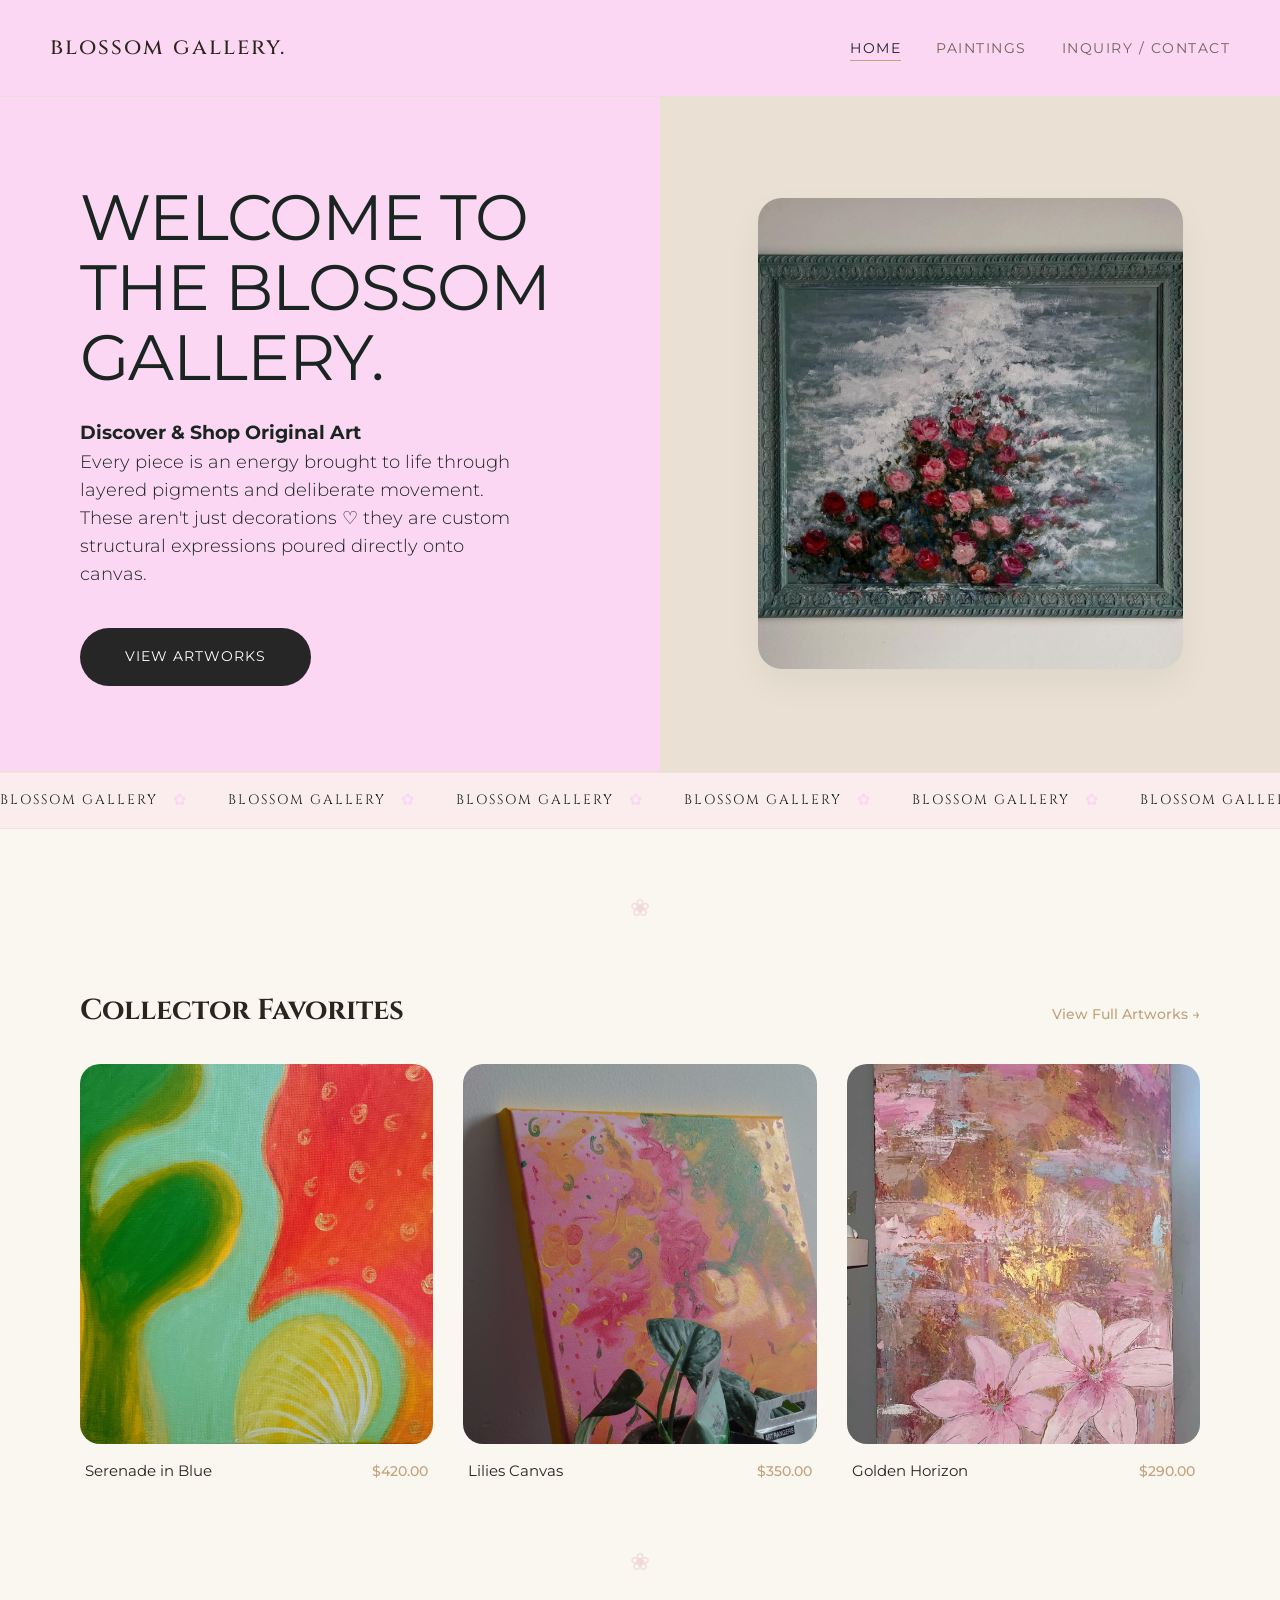
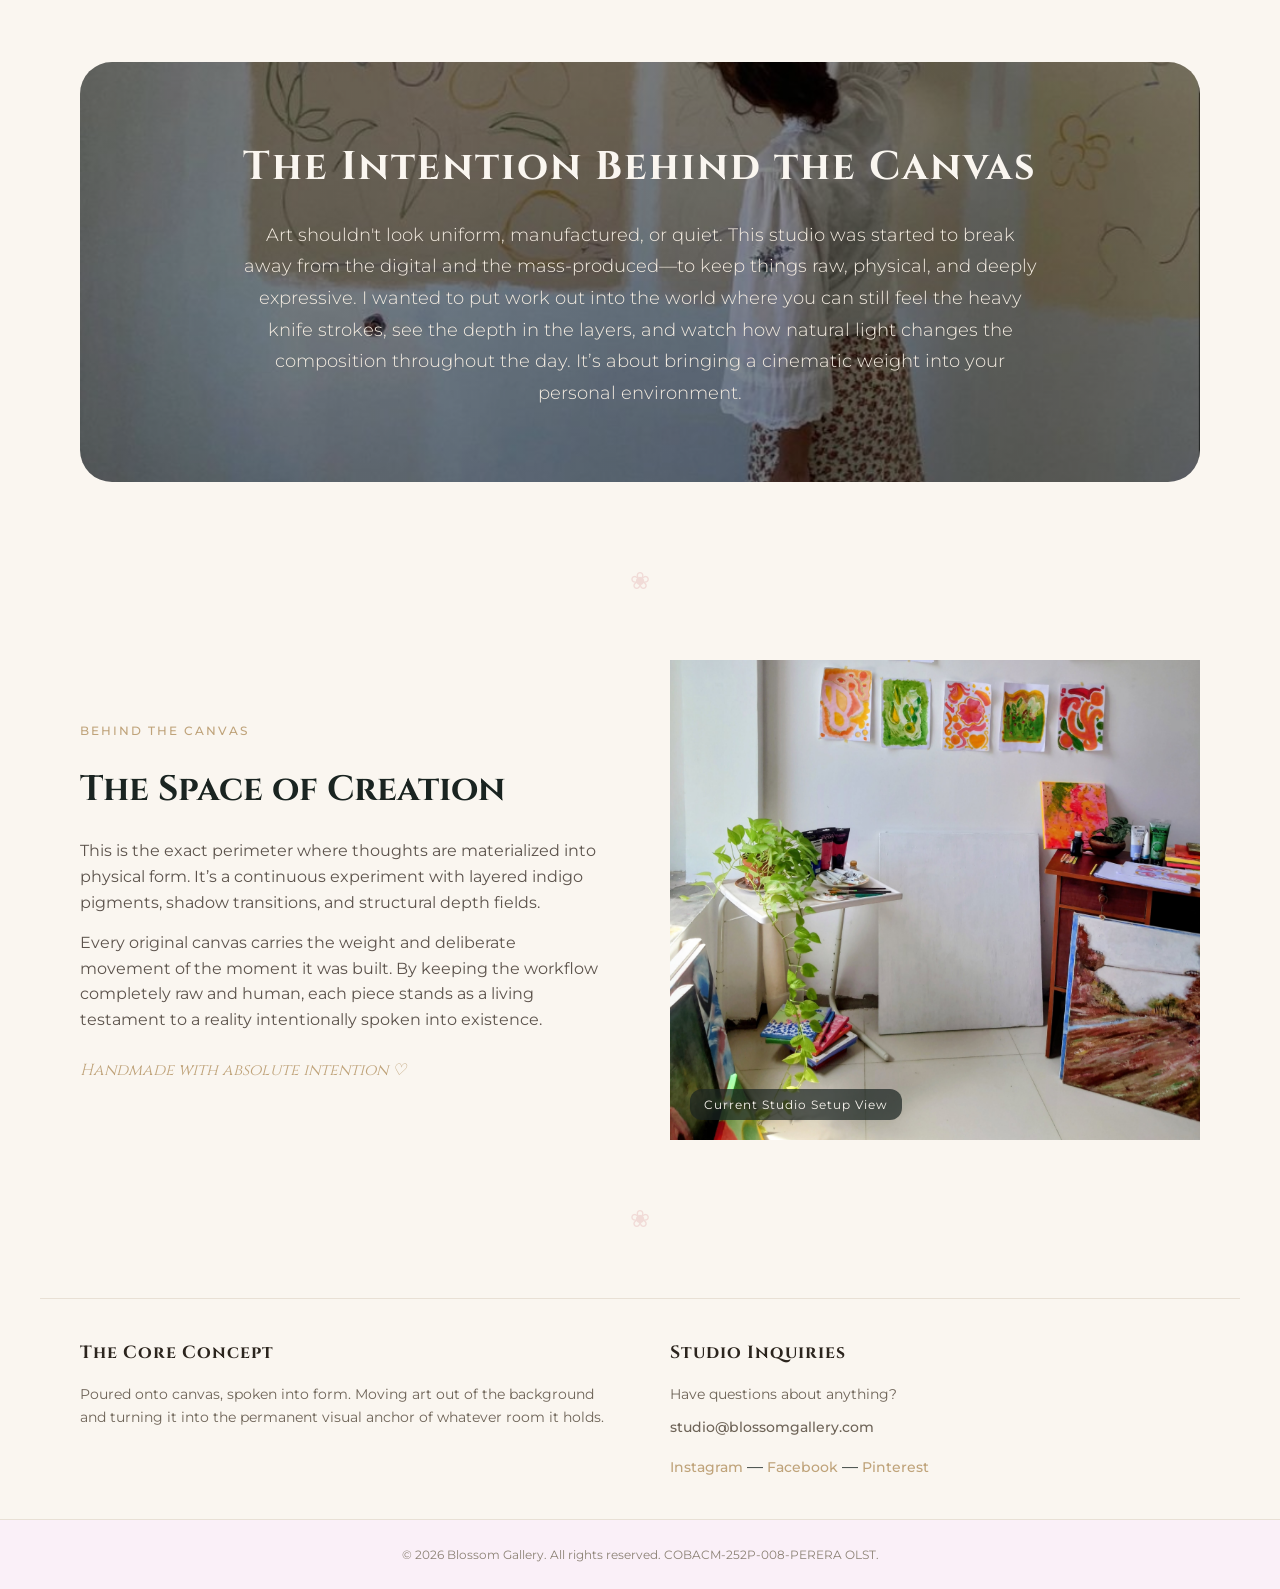
<file: index.html>
<!DOCTYPE html>
<html lang="en">
<head>
    <meta charset="UTF-8">
    <meta name="viewport" content="width=device-width, initial-scale=1.0">
    <title>Home | Blossom Gallery</title>
    
    
    <link rel="preconnect" href="https://fonts.googleapis.com">
    <link rel="preconnect" href="https://fonts.gstatic.com" crossorigin>
    <link href="https://fonts.googleapis.com/css2?family=Cinzel:wght@400;500&family=Montserrat:wght@300;400;500&display=swap" rel="stylesheet">
    
    
    <link rel="stylesheet" href="style.css">
</head>
<body class="home-body">

    
    <nav class="navbar">
        <div class="nav-logo">
            <a href="index.html" style="text-decoration: none; color: inherit;">Blossom Gallery.</a></div>
            

            
        <ul class="nav-links">
            <li><a href="index.html" class="active">Home</a></li>
            <li><a href="gallery.html">Paintings</a></li>
            <li><a href="cart.html" id="nav-contact">Inquiry / Contact</a></li>
        </ul>
    </nav>

    
    <section class="hero-split-container">
        <div class="hero-left-editorial">
            <h1>Welcome to the Blossom gallery.</h1>
            <h3>Discover & Shop Original Art</h3>
            <p>Every piece is an energy brought to life through layered pigments and deliberate movement. These aren't just decorations ♡ they are custom structural expressions poured directly onto canvas.</p>
            <a href="gallery.html" class="hero-catalog-cta">View Artworks</a>
        </div>
        <div class="hero-right-display">
            <div class="hero-frame-wrapper">
                <img src="image3.jpg" alt="Featured Blossom Studio Presentation Workspace">
            </div>
        </div>
    </section>

    <div class="brand-marquee-strip">
        <div class="marquee-track-flow">
            <div class="marquee-unit">blossom gallery <span class="marquee-flower-spacer">✿</span></div>
            <div class="marquee-unit">blossom gallery <span class="marquee-flower-spacer">✿</span></div>
            <div class="marquee-unit">blossom gallery <span class="marquee-flower-spacer">✿</span></div>
            <div class="marquee-unit">blossom gallery <span class="marquee-flower-spacer">✿</span></div>
            <div class="marquee-unit">blossom gallery <span class="marquee-flower-spacer">✿</span></div>
            <div class="marquee-unit">blossom gallery <span class="marquee-flower-spacer">✿</span></div>
            <div class="marquee-unit">blossom gallery <span class="marquee-flower-spacer">✿</span></div>
            <div class="marquee-unit">blossom gallery <span class="marquee-flower-spacer">✿</span></div>

            
            <div class="marquee-unit">blossom gallery <span class="marquee-flower-spacer">✿</span></div>
            <div class="marquee-unit">blossom gallery <span class="marquee-flower-spacer">✿</span></div>
            <div class="marquee-unit">blossom gallery <span class="marquee-flower-spacer">✿</span></div>
            <div class="marquee-unit">blossom gallery <span class="marquee-flower-spacer">✿</span></div>
            <div class="marquee-unit">blossom gallery <span class="marquee-flower-spacer">✿</span></div>
            <div class="marquee-unit">blossom gallery <span class="marquee-flower-spacer">✿</span></div>
            <div class="marquee-unit">blossom gallery <span class="marquee-flower-spacer">✿</span></div>
            <div class="marquee-unit">blossom gallery <span class="marquee-flower-spacer">✿</span></div>
        </div>
    </div>

    <div class="aesthetic-divider"><span class="flower-icon">❀</span></div>

    
    <section class="lookbook-section">
        <div class="section-header-row">
            <h2>Collector Favorites</h2>
            <a href="gallery.html" class="inline-view-all">View Full Artworks →</a>
        </div>

        <div class="lookbook-grid">
            
            <div class="lookbook-card gallery-card" data-title="Serenade in Blue" data-price="$420.00" data-item="1">
                <div class="card-img-box">
                    <img src="paradisefound1.JPG" alt="Serenade in Blue" class="hero-src-img"> 
                </div>
                <div class="art-meta">
                    <h3>Serenade in Blue</h3>
                    <p class="art-price">$420.00</p>
                </div>
                
            </div>
            
            
            <div class="lookbook-card gallery-card" data-title="Lilies Canvas" data-price="$350.00">
                <div class="card-img-box">
                    <img src="liliescanvas_1.jpg" alt="Lilies Canvas" class="hero-src-img">
                </div>
                <div class="art-meta">
                     <h3>Lilies Canvas</h3>
                     <p class="art-price">$350.00</p>
                </div>
                
            </div>
            
            
            <div class="lookbook-card gallery-card" data-title="Golden Horizon" data-price="$290.00" data-item="3">
                <div class="card-img-box">
                    <img src="extra3.jpg" alt="Golden Horizon" class="hero-src-img">
                </div>
                <div class="art-meta">
                    <h3>Golden Horizon</h3>
                    <p class="art-price">$290.00</p>
                </div>
                
            </div>
        </div>
    </section>

    <div class="aesthetic-divider"><span class="flower-icon">❀</span></div>

    
    <section class="vision-banner">
        <div class="vision-feature-card">
            <div class="vision-overlay-content">
                <h2> The Intention Behind the Canvas</h2>
                <p>
                    Art shouldn't look uniform, manufactured, or quiet. This studio was started to break away from the digital and the mass-produced—to keep things raw, physical, and deeply expressive. I wanted to put work out into the world where you can still feel the heavy knife strokes, see the depth in the layers, and watch how natural light changes the composition throughout the day. It’s about bringing a cinematic weight into your personal environment.
                </p>
            </div>
        </div>
    </section>

    <div class="aesthetic-divider"><span class="flower-icon">❀</span></div>

    
    <section class="studio-profile-section">
        <div class="studio-text-side">
            <span class="editorial-badge">Behind the Canvas</span>
            <h2>The Space of Creation</h2>
            <p>This is the exact perimeter where thoughts are materialized into physical form. It’s a continuous experiment with layered indigo pigments, shadow transitions, and structural depth fields.</p>
            <p>Every original canvas carries the weight and deliberate movement of the moment it was built. By keeping the workflow completely raw and human, each piece stands as a living testament to a reality intentionally spoken into existence.</p>
            <div class="studio-signature">Handmade with absolute intention ♡</div>
        </div>
        
        <div class="studio-image-side">
            <div class="studio-photo-box">
                <span class="photo-label">Current Studio Setup View</span>
               <img src="studio2.JPG" alt="My Studio Workspace View" class="hero-src-img"> 
            </div>
        </div>
    </section>

    <div class="aesthetic-divider"><span class="flower-icon">❀</span></div>

    
    <footer class="home-footer-grid">
        <div class="footer-profile">
            <h3>The Core Concept</h3>
            <p>Poured onto canvas, spoken into form. Moving art out of the background and turning it into the permanent visual anchor of whatever room it holds.</div>

        <div class="footer-contact">
            <h3>Studio Inquiries</h3>
            <p>Have questions about anything?</p>
            <p class="contact-email">studio@blossomgallery.com</p>
            <div class="social-links-row">
                <a href="#">Instagram</a> — <a href="#">Facebook</a> — <a href="#">Pinterest</a>
            </div>
        </div>
    </footer>

    <div class="copyright-bar">
        <p>© 2026 Blossom Gallery. All rights reserved. COBACM-252P-008-PERERA OLST.</p>
    </div>

   <script src="https://code.jquery.com/jquery-3.6.0.min.js"></script>
    <script src="script.js"></script>
</body>
</html>
</file>
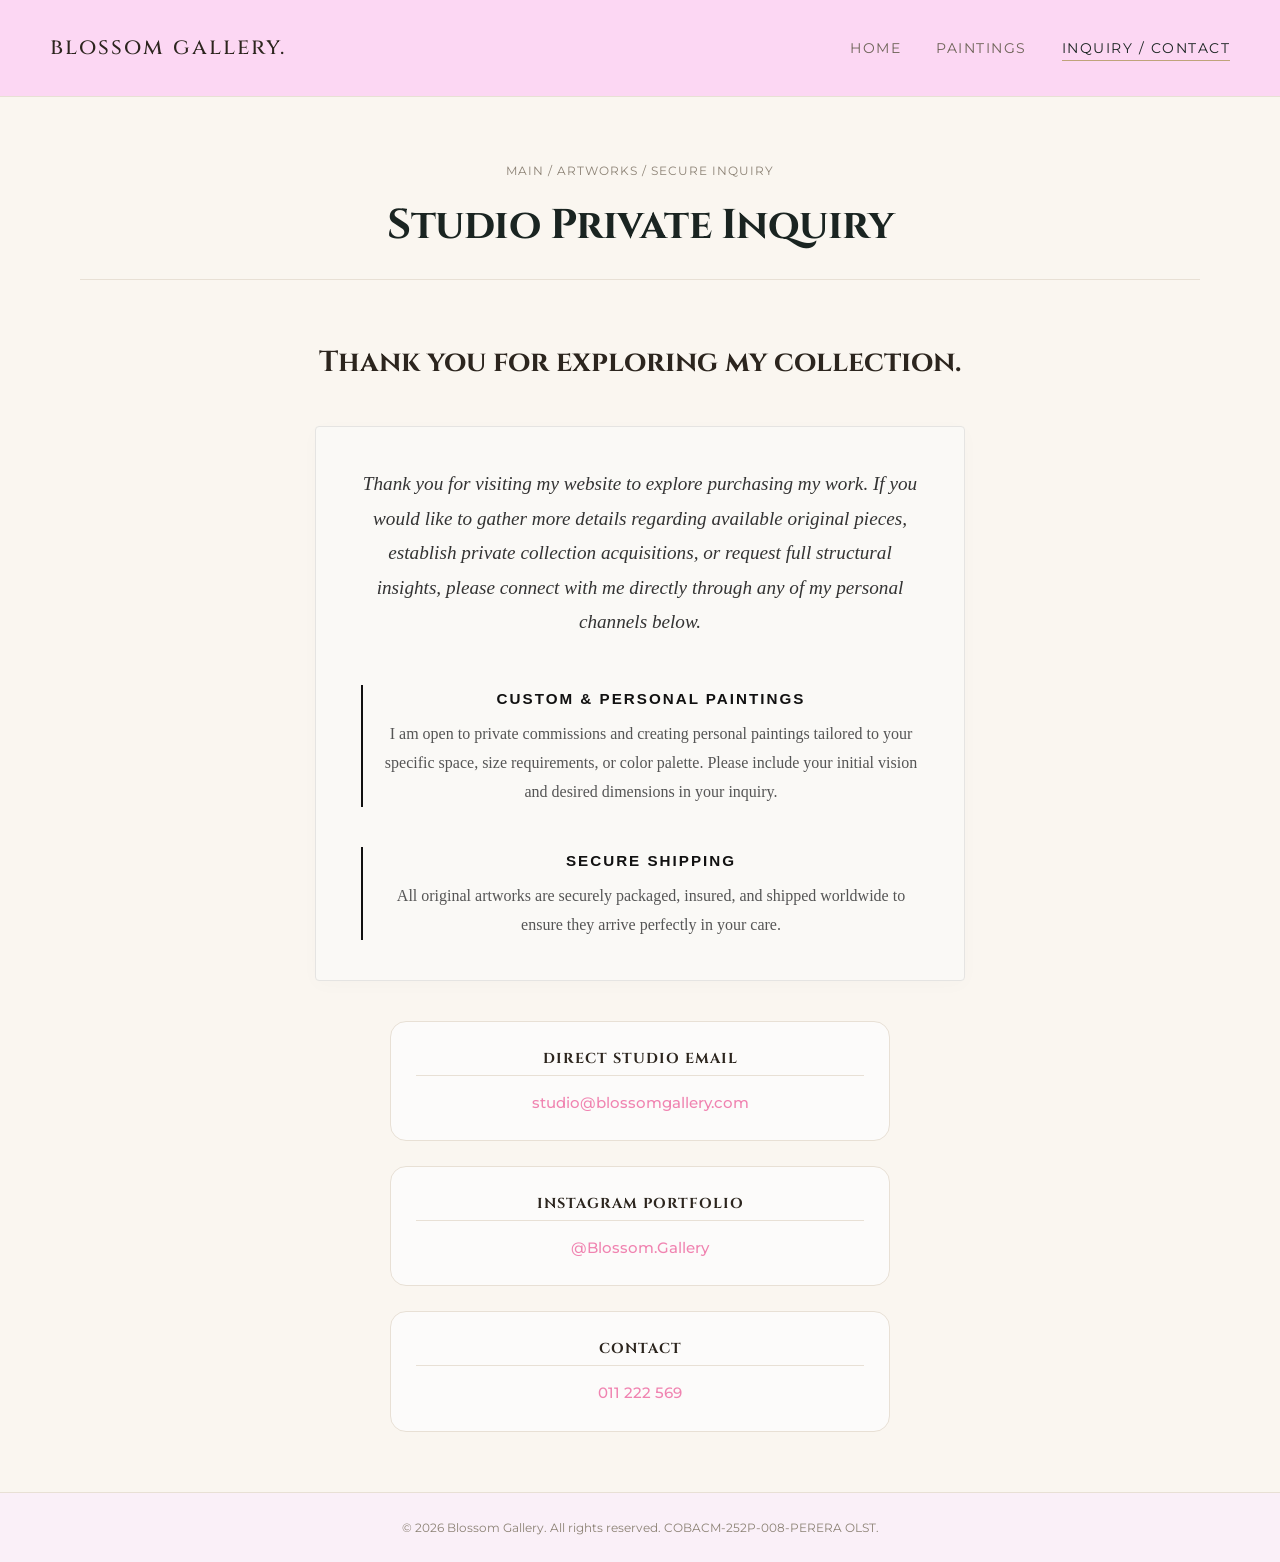
<file: cart.html>
<!DOCTYPE html>
<html lang="en">
<head>
    <meta charset="UTF-8">
    <meta name="viewport" content="width=device-width, initial-scale=1.0">
    <title>Artwork Inquiry & Acquisition | Blossom Gallery</title>
    
    <link rel="preconnect" href="https://fonts.googleapis.com">
    <link rel="preconnect" href="https://fonts.gstatic.com" crossorigin>
    <link href="https://fonts.googleapis.com/css2?family=Cinzel:wght@400;500&family=Montserrat:wght@300;400;500&display=swap" rel="stylesheet">
    <link rel="stylesheet" href="style.css">
</head>
<body class="gallery-clean-bg">

    
    <nav class="navbar">
        <div class="nav-logo">
            <a href="index.html" style="text-decoration: none; color: inherit;">Blossom Gallery.</a></div>

        <ul class="nav-links">
            <li><a href="index.html">Home</a></li>
            <li><a href="gallery.html">Paintings</a></li>
            <li><a href="cart.html" class="active" id="nav-contact">Inquiry / Contact</a></li>
        </ul>
    </nav>

    
    

        <main class="cart-container">
    <header class="cart-header-title" style="text-align: center; margin-bottom: 20px;">
        <span class="catalog-breadcrumb">Main / Artworks / Secure Inquiry</span>
        <h1>Studio Private Inquiry</h1>
    </header>
        
        <div id="inquiry-artwork-showcase-zone">
            <div class="integrated-checkout-section">
        <div class="checkout-card-header">
            <h2>Thank you for exploring my collection.</h2>
          
<div style="max-width: 650px; margin: 40px auto; padding: 40px 45px; background-color: #faf9f6; border: 1px solid #e5e4e2; border-radius: 4px; box-shadow: 0 4px 20px rgba(0,0,0,0.02); font-family: serif; line-height: 1.8;">
  
  
  <p style="font-size: 1.2rem; font-style: italic; margin-top: 0; margin-bottom: 45px; color: #333;">
    Thank you for visiting my website to explore purchasing my work. If you would like to gather more details regarding available original pieces, establish private collection acquisitions, or request full structural insights, please connect with me directly through any of my personal channels below.
  </p>

  
  <div style="padding-left: 20px; border-left: 2px solid #111; margin-bottom: 40px;">
    <h3 style="font-family: sans-serif; font-size: 0.95rem; font-weight: 700; text-transform: uppercase; letter-spacing: 2px; margin: 0 0 8px 0; color: #111;">
      Custom & Personal Paintings
    </h3>
    <p style="font-size: 1rem; color: #555; margin: 0;">
      I am open to private commissions and creating personal paintings tailored to your specific space, size requirements, or color palette. Please include your initial vision and desired dimensions in your inquiry.
    </p>
  </div>

  
  <div style="padding-left: 20px; border-left: 2px solid #111; margin-bottom: 0;">
    <h3 style="font-family: sans-serif; font-size: 0.95rem; font-weight: 700; text-transform: uppercase; letter-spacing: 2px; margin: 0 0 8px 0; color: #111;">
      Secure Shipping
    </h3>
    <p style="font-size: 1rem; color: #555; margin: 0;">
      All original artworks are securely packaged, insured, and shipped worldwide to ensure they arrive perfectly in your care.
    </p>
  </div>

</div></div>
        
        <div class="specifications-box" style="max-width: 500px; margin: 0 auto; text-align: center; margin-bottom: 25px;">
            <h3>Direct Studio Email</h3>
            <p class="contact-email"><a href="mailto:studio@blossomgallery.com" style="color: #f084b1; text-decoration: none;">studio@blossomgallery.com</a></p>
        </div>
        <div class="specifications-box" style="max-width: 500px; margin: 0 auto; text-align: center; margin-bottom: 25px;">
            <h3>Instagram Portfolio</h3>
            <p class="contact-email"><a href="@Blossom.Gallery" style="color: #f084b1; text-decoration: none;">@Blossom.Gallery</a></p>
        </div>
         <div class="specifications-box" style="max-width: 500px; margin: 0 auto; text-align: center;">
            <h3>Contact</h3>
            <p class="contact-email"><a href="011 222 569" style="color: #f084b1; text-decoration: none;">011 222 569</a></p>
        </div>
        
    
</div>
</div>
</main>
           
        </div>
    </main>

    
    <footer class="copyright-bar">
        <p>© 2026 Blossom Gallery. All rights reserved. COBACM-252P-008-PERERA OLST.</p>
    </footer>

   
    <script src="https://code.jquery.com/jquery-3.6.0.min.js"></script>
  
</body>
</html>
</file>
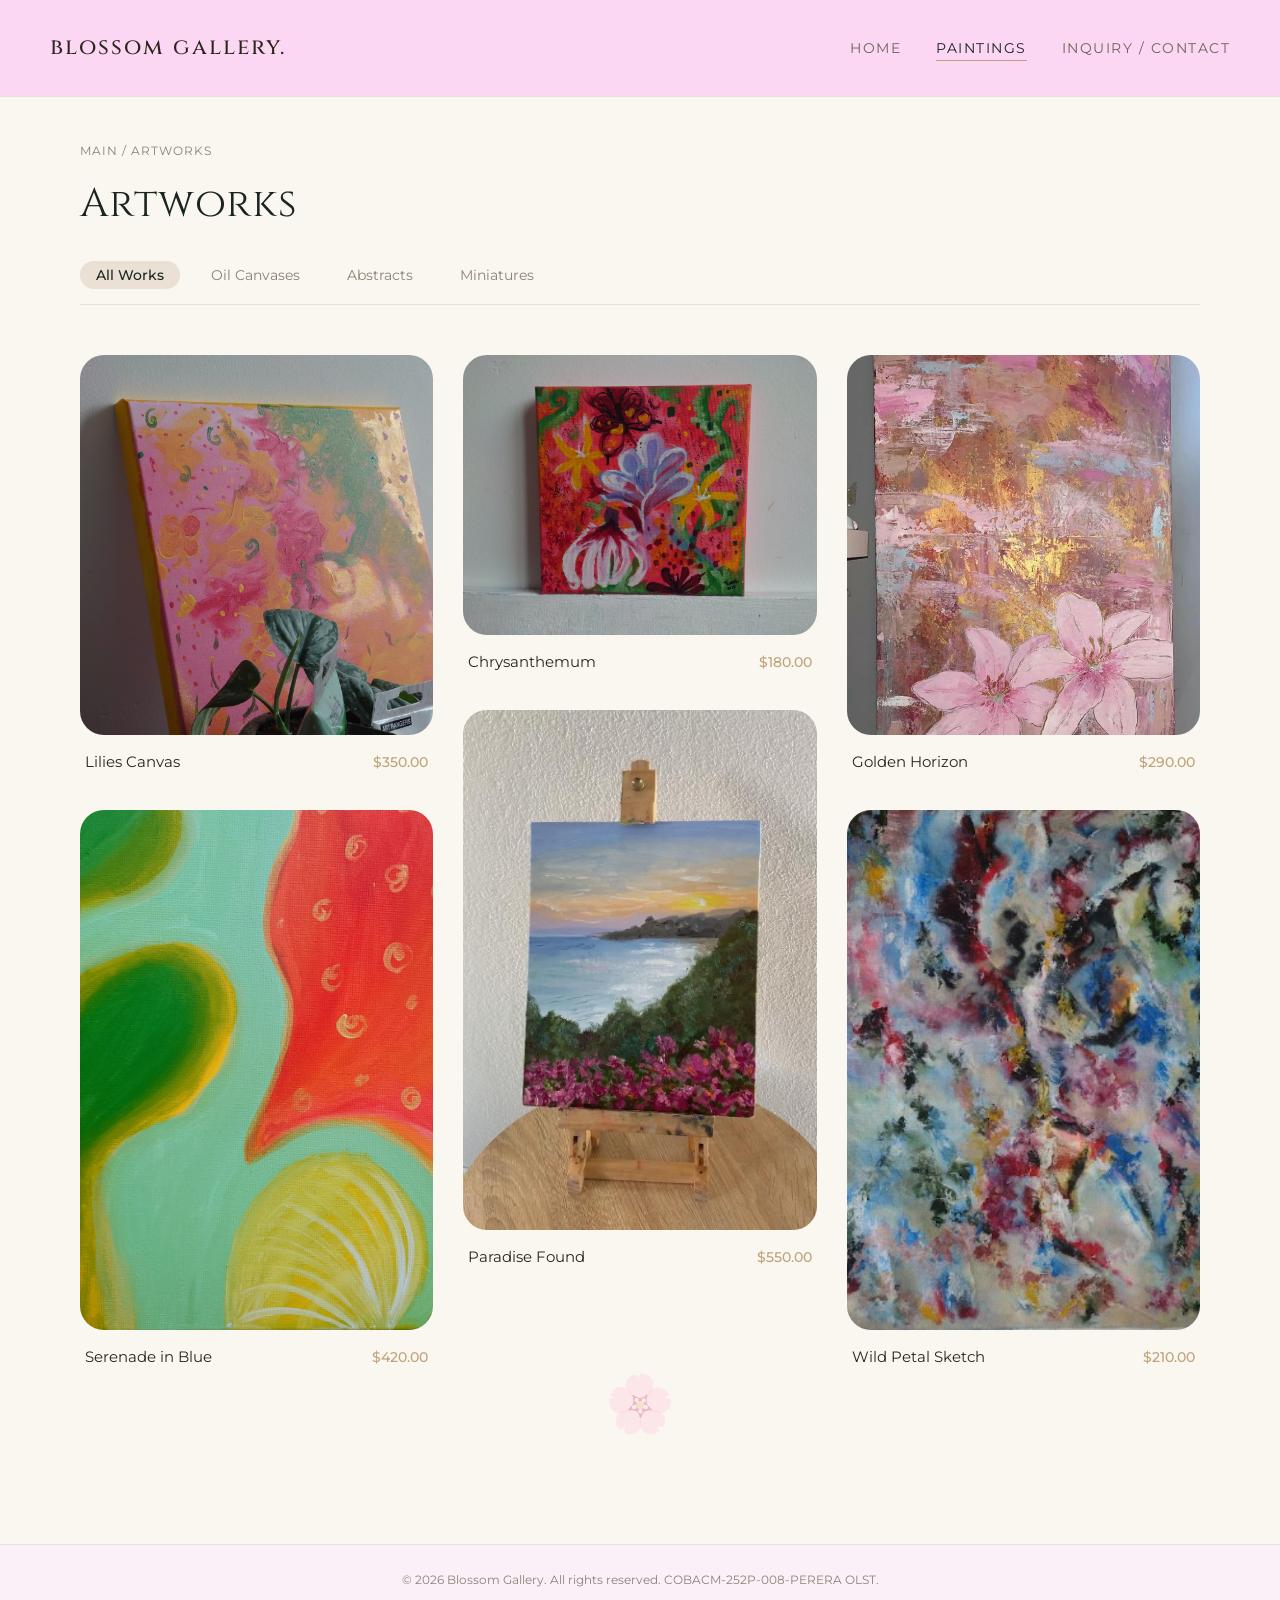
<file: gallery.html>
<!DOCTYPE html>
<html lang="en">
<head>
    <meta charset="UTF-8">
    <meta name="viewport" content="width=device-width, initial-scale=1.0">
    <title>Catalog | Blossom gallery.</title>
    <link rel="preconnect" href="https://fonts.googleapis.com">
    <link rel="preconnect" href="https://fonts.gstatic.com" crossorigin>
    <link href="https://fonts.googleapis.com/css2?family=Cinzel:wght@400;500&family=Montserrat:wght@300;400;500&display=swap" rel="stylesheet">
    <link rel="stylesheet" href="style.css">
</head>
<body>

   <nav class="navbar">
        <div class="nav-logo">
            <a href="index.html" style="text-decoration: none; color: inherit;">Blossom Gallery.</a></div>
        <ul class="nav-links">
            <li><a href="index.html">Home</a></li>
            <li><a href="gallery.html" class="active">Paintings</a></li>
            <li><a href="cart.html" id="nav-contact">Inquiry / Contact</a></li>
        </ul>
    </nav>

    <main class="catalog-container">
        <header class="catalog-header">
            <span class="catalog-breadcrumb">Main / Artworks</span>
            <h1>Artworks</h1>
            
            <div class="category-menu">
                <button class="filter-chip active" data-filter="all">All Works</button>
                <button class="filter-chip" data-filter="oil">Oil Canvases</button>
                <button class="filter-chip" data-filter="abstract">Abstracts</button>
                <button class="filter-chip" data-filter="mini">Miniatures</button>
            </div>
        </header>

        <section class="gallery-masonry">
            
           
            <div class="gallery-item oil">
                <div class="gallery-card" data-title="Lilies Canvas" data-price="$350.00">
                   
                    <div class="art-frame-box height-medium">
                        <img src="liliescanvas_1.jpg" alt="Lilies Canvas" class="hero-src-img">
                    </div>
                    <div class="art-meta">
                        <h3>Lilies Canvas</h3>
                        <p class="art-price">$350.00</p>
                    </div>
                   
                </div>
            </div>

            
            <div class="gallery-item abstract">
                <div class="gallery-card" data-title="Serenade in Blue" data-price="$420.00">
                    
                    <div class="art-frame-box height-tall">
                        <img src="paradisefound1.JPG" alt="Serenade in Blue" class="hero-src-img">
                    </div>
                    <div class="art-meta">
                        <h3>Serenade in Blue</h3>
                        <p class="art-price">$420.00</p>
                    </div>
                    
                </div>
            </div>

           
            <div class="gallery-item mini">
                <div class="gallery-card" data-title="Chrysanthemum" data-price="$180.00">
                    
                    <div class="art-frame-box height-short">
                        <img src="mini1.JPG" alt="Chrysanthemum" class="hero-src-img">
                    </div>
                    <div class="art-meta">
                        <h3>Chrysanthemum</h3>
                        <p class="art-price">$180.00</p>
                    </div>
                    
                </div>
            </div>

            
            <div class="gallery-item oil">
                <div class="gallery-card" data-title="Paradise Found" data-price="$550.00">
                    
                    <div class="art-frame-box height-tall">
                        <img src="extra1.jpg" alt="Paradise Found" class="hero-src-img">
                    </div>
                    <div class="art-meta">
                        <h3>Paradise Found</h3>
                        <p class="art-price">$550.00</p>
                    </div>
                   
                </div>
            </div>

            <div class="gallery-decorator-stamp">
                <div class="stamp-flower">🌸</div>
            </div>

            
            <div class="gallery-item abstract">
                <div class="gallery-card" data-title="Golden Horizon" data-price="$290.00">
                   
                    <div class="art-frame-box height-medium">
                        <img src="extra3.jpg" alt="Golden Horizon" class="hero-src-img">
                    </div>
                    <div class="art-meta">
                        <h3>Golden Horizon</h3>
                        <p class="art-price">$290.00</p>
                    </div>
                    
                </div>
            </div>

            
            <div class="gallery-item mini">
                <div class="gallery-card" data-title="Wild Petal Sketch" data-price="$210.00">
                    
                    <div class="art-frame-box height-tall">
                        <img src="wps1.jpg" alt="Wild Petal Sketch" class="hero-src-img">
                    </div>
                    <div class="art-meta">
                        <h3>Wild Petal Sketch</h3>
                        <p class="art-price">$210.00</p>
                    </div>
                    
                </div>
            </div>

        </section>
    </main>

    <div class="copyright-bar">
        <p>© 2026 Blossom Gallery. All rights reserved. COBACM-252P-008-PERERA OLST.</p>
    </div>

    <script src="https://code.jquery.com/jquery-3.6.0.min.js"></script>
    <script src="script.js"></script>
</body>
</html>
</file>
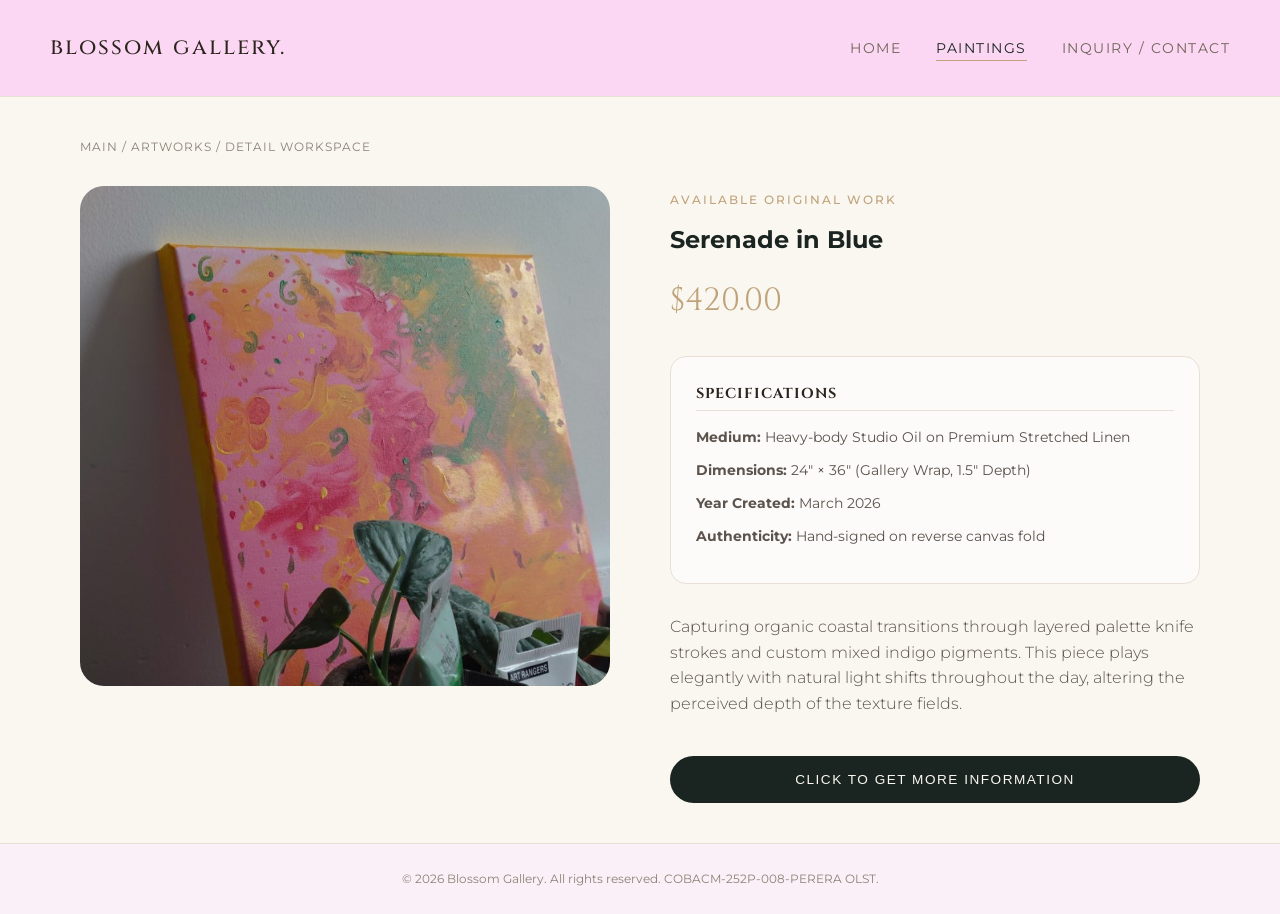
<file: painting-info.html>
<!DOCTYPE html>
<html lang="en">
<head>
    <meta charset="UTF-8">
    <meta name="viewport" content="width=device-width, initial-scale=1.0">
    <title>Artwork Info | Detail View</title>
    <link rel="preconnect" href="https://fonts.googleapis.com">
    <link rel="preconnect" href="https://fonts.gstatic.com" crossorigin>
    <link href="https://fonts.googleapis.com/css2?family=Cinzel:wght@400;500&family=Montserrat:wght@300;400;500&display=swap" rel="stylesheet">
    <link rel="stylesheet" href="style.css">
</head>
<body>

   <nav class="navbar">
        <div class="nav-logo">
            <a href="index.html" style="text-decoration: none; color: inherit;">Blossom Gallery.</a></div>
        
        <ul class="nav-links">
            <li><a href="index.html">Home</a></li>
            <li><a href="gallery.html" class="active">Paintings</a></li>
            <li><a href="cart.html" id="nav-contact">Inquiry / Contact</a></li>
        </ul>
    </nav>

    <main class="detail-container">
        <div class="catalog-breadcrumb">Main / Artworks / Detail Workspace</div>

        <section class="art-split-layout">
            
            <div class="art-visual-side">
                <div class="main-display-frame">
                    <img src="liliescanvas_1.jpg" alt="Artwork View" class="painting-main-display-img">
                </div>
            </div>

            <div class="art-content-side">
                <span class="editorial-badge">Available Original Work</span>
                <h1 id="canvas-title">Serenade in Blue</h1>
                <div id="canvas-price" class="detail-price-tag">$420.00</div>

                <div class="specifications-box">
                    <h3>Specifications</h3>
                    <ul>
                        <li><strong>Medium:</strong> <span id="art-spec-medium">Heavy-body Studio Oil on Premium Stretched Linen</span></li>
                        <li><strong>Dimensions:</strong> <span id="art-spec-dimensions">24" × 36" (Gallery Wrap, 1.5" Depth)</span></li>
                        <li><strong>Year Created:</strong> <span id="art-spec-year">March 2026</span></li>
                        <li><strong>Authenticity:</strong> Hand-signed on reverse canvas fold</li>
                    </ul>
                </div>

                <p class="artwork-narrative-desc" id="art-narrative-text">
                    Capturing organic coastal transitions through layered palette knife strokes and custom mixed indigo pigments. This piece plays elegantly with natural light shifts throughout the day, altering the perceived depth of the texture fields.
                </p>

                <button id="quick-add-to-cart-detail-btn" class="secure-cta-btn" style="width:100%; border:none; cursor:pointer; text-align:center; display:block;">Click to get more information</button>
            </div>

        </section>
    </main>

    <div class="copyright-bar">
        <p>© 2026 Blossom Gallery. All rights reserved. COBACM-252P-008-PERERA OLST.</p>
    </div>

    <script src="https://code.jquery.com/jquery-3.6.0.min.js"></script>
    
    <script>
        $(document).ready(function() {
            
            $('#quick-add-to-cart-detail-btn').on('click', function(e) {
                e.preventDefault();
                e.stopPropagation();
                
                
                alert("Interested in this piece? Please use our Inquiry / Contact page to connect directly with the studio for more details.");
                
               
                window.location.href = "cart.html"; 
            });
        });
    </script>
    
    <script src="script.js"></script>
</body>
</html>
</file>
<file: style.css>
/* ==========================================================================
   1. CORE COLOR PALETTE
   ========================================================================== */
* {
    margin: 0;
    padding: 0;
    box-sizing: border-box;
}

body {
    font-family: 'Montserrat', sans-serif;
    background-color: #faf6f0; 
    color: #1a2421;
    line-height: 1.6;
    -webkit-font-smoothing: antialiased;
}

/* ==========================================================================
   2. NAVIGATION BAR
   ========================================================================== */
.navbar {
    display: flex;
    justify-content: space-between;
    align-items: center;
    padding: 30px 50px;
    background-color: #fcd7f3;
    border-bottom: 1px solid #e8e0d5;
}

.nav-logo {
    font-family: 'Cinzel', serif;
    font-size: 1.4rem;
    font-weight: 500;
    letter-spacing: 2px;
    color: #2c251e;
    text-transform: lowercase;
}

.nav-links {
    display: flex;
    list-style: none;
    gap: 35px;
}

.nav-links a {
    text-decoration: none;
    color: #6e6458;
    font-size: 0.85rem;
    font-weight: 400;
    text-transform: uppercase;
    letter-spacing: 1.5px;
    transition: color 0.3s ease;
}

.nav-links a:hover, .nav-links a.active {
    color: #1a2421;
    border-bottom: 1px solid #bfa37a;
    padding-bottom: 4px;
}

/* ==========================================================================
   3. HERO BLOCK
   ========================================================================== */
.hero-split-container {
    display: flex;
    width: 100%;
    min-height: 75vh;
    border-bottom: 1px solid #e8e0d5;
}

.hero-left-editorial {
    flex: 1;
    background-color: #fcd7f3;
    padding: 80px;
    display: flex;
    flex-direction: column;
    justify-content: center;
    border-right: 1px solid #e8e0d5;
}

.hero-left-editorial h1 {
    font-family: 'Montserrat', sans-serif;
    font-size: 4rem;
    font-weight: 400;
    text-transform: uppercase;
    line-height: 1.1;
    margin: 0 0 25px 0;
    letter-spacing: -1px;
}

.hero-left-editorial p {
    font-size: 1.1rem;
    color: #1a2421;
    max-width: 450px;
    line-height: 1.6;
    margin-bottom: 40px;
    font-weight: 300;
}

.hero-catalog-cta {
    align-self: flex-start;
    padding: 18px 45px;
    background-color: #262626;
    color: #fff;
    border-radius: 40px;
    text-decoration: none;
    font-size: 0.85rem;
    text-transform: uppercase;
    letter-spacing: 1px;
    transition: background-color 0.3s ease;
}

.hero-catalog-cta:hover {
    background-color: #bfa37a;
}

.hero-right-display {
    flex: 1;
    background-color: #eae1d4;
    display: flex;
    align-items: center;
    justify-content: center;
    padding: 60px;
    position: relative;
}

.hero-frame-wrapper {
    width: 85%;
    height: 85%;
    border-radius: 24px;
    overflow: hidden;
    box-shadow: 0 15px 35px rgba(0,0,0,0.05);
}

.hero-frame-wrapper img {
    width: 100%;
    height: 100%;
    object-fit: cover;
}

/* ==========================================================================
   MARQUEE LINE
   ========================================================================== */
.brand-marquee-strip {
    width: 100%;
    overflow: hidden;
    background-color: #fbecee;
    border-top: 1px solid rgba(44, 30, 41, 0.05);   
    border-bottom: 1px solid rgba(44, 30, 41, 0.05);
    padding: 15px 0;
    display: flex;
    white-space: nowrap;
}

.marquee-track-flow {
    display: flex;
    width: max-content;
    animation: marqueeContinuous 40s linear infinite;
    gap: 40px;
}

.marquee-unit {
    font-family: 'Cinzel', serif;
    font-size: 0.85rem;
    text-transform: uppercase;
    letter-spacing: 2px;
    display: flex;
    align-items: center;
    gap: 15px;
}

.marquee-flower-spacer {
    color: #fcd7f3;
    font-size: 1rem;
}

@keyframes marqueeContinuous {
    0% { transform: translateX(0%); }
    100% { transform: translateX(-50%); }
}

.hero-image-container {
    width: 100%;
    height: 500px;
    background-color: #eae1d4;
    border-radius: 24px;
    overflow: hidden;
    display: flex;
    align-items: center;
    justify-content: center;
}

.hero-art-placeholder {
    font-size: 6rem;
    opacity: 0.8;
}

.hero-src-img {
    width: 100%;
    height: 100%;
    object-fit: cover;
}

.hero-text-block {
    max-width: 750px;
    margin-top: 10px;
}

.editorial-badge {
    font-size: 0.75rem;
    text-transform: uppercase;
    letter-spacing: 2px;
    color: #bfa37a;
    display: inline-block;
    margin-bottom: 12px;
    font-weight: 500;
}

.hero-text-block h1 {
    font-family: 'Cinzel', serif;
    font-size: 2.8rem;
    font-weight: 400;
    color: #2c1e29;
    margin-bottom: 20px;
    letter-spacing: 1px;
}

.brand-philosophy {
    font-size: 1.05rem;
    color: #424032;
    margin-bottom: 30px;
    font-weight: 300;
}

.explore-btn {
    display: inline-block;
    padding: 14px 35px;
    background-color: #1a2421;
    color: #faf6f0;
    text-decoration: none;
    text-transform: uppercase;
    font-size: 0.8rem;
    letter-spacing: 2px;
    font-weight: 500;
    border-radius: 30px;
    transition: background-color 0.3s ease;
}

.explore-btn:hover {
    background-color: #bfa37a;
}

/* ==========================================================================
   4. DECORATIVE ELEMENTS & DIVIDERS
   ========================================================================== */
.aesthetic-divider {
    text-align: center;
    margin: 60px auto;
}

.flower-icon {
    font-size: 1.5rem;
    opacity: 0.4;
    color: #e5b3b3;
}

/* ==========================================================================
   5. VISION & STUDIO SECTIONS
   ========================================================================== */
.lookbook-section, .studio-profile-section {
    max-width: 1200px;
    margin: 60px auto;
    padding: 0 40px;
}

.section-header-row {
    display: flex;
    justify-content: space-between;
    align-items: baseline;
    margin-bottom: 30px;
}

.section-header-row h2 {
    font-family: 'Cinzel', serif;
    font-size: 1.8rem;
    color: #2c251e;
}

.inline-view-all {
    text-decoration: none;
    color: #bfa37a;
    font-size: 0.85rem;
    font-weight: 500;
}

.lookbook-grid {
    display: flex;
    gap: 30px;
}

.lookbook-card {
    flex: 1;
    cursor: pointer;
}

.card-img-box {
    background-color: #eae1d4;
    height: 380px;
    border-radius: 20px;
    position: relative;
    display: flex;
    align-items: center;
    justify-content: center;
    overflow: hidden;
    transition: transform 0.3s ease;
}

.lookbook-card:hover .card-img-box {
    transform: translateY(-5px);
}

.placeholder-art-thumb {
    font-size: 3.5rem;
    opacity: 0.7;
}

.card-details {
    margin-top: 15px;
    display: flex;
    justify-content: space-between;
    align-items: center;
}

.card-details h3 {
    font-size: 0.95rem;
    font-weight: 400;
    color: #1a2421;
}

.card-price {
    font-size: 0.9rem;
    color: #6e6458;
}


.vision-banner {
    max-width: 1200px;
    margin: 80px auto;
    padding: 0 40px;
    position: relative;
    width: 100%;
}

.vision-feature-card {
    width: 100%;
    min-height: 420px;
    background: linear-gradient(rgba(0, 0, 0, 0.45), rgba(0, 0, 0, 0.45)), url('vision3.jpg') no-repeat center center;
    background-size: cover;
    border-radius: 32px;
    display: flex;
    align-items: center;
    justify-content: center;
    padding: 40px;
    box-sizing: border-box;
}

.vision-overlay-content {
    text-align: center;
    max-width: 800px;
    color: #faf6f0;
    z-index: 2;
}

.vision-overlay-content h2 {
    font-family: 'Cinzel', serif;
    font-size: 2.5rem;
    margin-bottom: 20px;
    letter-spacing: 2px;
    color: #faf6f0;
}

.vision-overlay-content p {
    font-size: 1.1rem;
    line-height: 1.8;
    font-weight: 300;
    color: #f5ede2;
}

.mini-label {
    font-size: 0.7rem;
    text-transform: uppercase;
    letter-spacing: 2px;
    color: #bfa37a;
}


.studio-profile-section {
    display: flex;
    align-items: center;
    gap: 60px;
}

.studio-text-side {
    flex: 1;
}

.studio-text-side h2 {
    font-family: 'Cinzel', serif;
    font-size: 2.2rem;
    margin: 10px 0 20px 0;
}

.studio-text-side p {
    color: #5c534c;
    margin-bottom: 15px;
}

.studio-signature {
    font-family: 'Cinzel', serif;
    font-style: italic;
    color: #bfa37a;
    margin-top: 25px;
}

.studio-image-side {
    flex: 1;
}

.studio-photo-box {
    background-color: #eae1d4;
    height: 480px;
    border-radius: 24px;
    position: relative;
    display: flex;
    align-items: center;
    justify-content: center;
}

.placeholder-studio-img {
    font-size: 5rem;
}

.photo-label {
    position: absolute;
    bottom: 20px;
    left: 20px;
    background-color: rgba(26, 36, 33, 0.7);
    color: #faf6f0;
    padding: 6px 14px;
    font-size: 0.75rem;
    border-radius: 12px;
    letter-spacing: 1px;
}

/* ==========================================================================
   6. FOOTER 
   ========================================================================== */
.home-footer-grid {
    max-width: 1200px;
    margin: 0 auto;
    padding: 40px;
    border-top: 1px solid #e8e0d5;
    display: flex;
    justify-content: space-between;
    gap: 60px;
}

.home-footer-grid div {
    flex: 1;
}

.home-footer-grid h3 {
    font-family: 'Cinzel', serif;
    font-size: 1.1rem;
    color: #2c251e;
    margin-bottom: 15px;
    letter-spacing: 1px;
}

.home-footer-grid p {
    font-size: 0.9rem;
    color: #6e6458;
}

.contact-email {
    font-weight: 500;
    color: #1a2421;
    margin-top: 10px;
    font-size: 0.95rem;
}

.social-links-row {
    margin-top: 15px;
}

.social-links-row a {
    text-decoration: none;
    color: #bfa37a;
    font-size: 0.85rem;
    font-weight: 500;
}

.social-links-row a:hover {
    color: #1a2421;
}

.copyright-bar {
    text-align: center;
    padding: 25px 20px;
    background-color: #faf0f8;
    border-top: 1px solid #e8e0d5;
    font-size: 0.75rem;
    color: #8c8275;
}

/* ==========================================================================
   7. RESPONSIVE PHONE 
   ========================================================================== */
@media (max-width: 850px) {
    .navbar { flex-direction: column; gap: 15px; padding: 20px; }
    .nav-links { gap: 20px; }
    .hero-section { padding: 0 20px; }
    .hero-image-container { height: 320px; }
    .hero-text-block h1 { font-size: 2rem; }
    .lookbook-grid { flex-direction: column; }
    .studio-profile-section { flex-direction: column-reverse; gap: 40px; }
    .card-img-box { height: 320px; }
    .studio-photo-box { height: 350px; }
    .home-footer-grid { flex-direction: column; gap: 35px; padding: 30px 20px; }
}

@media (max-width: 850px) {
    
    .hero-split-container, 
    .art-split-layout,
    .cart-split-layout {
        display: flex !important;
        flex-direction: column !important;
        width: 100% !important;
        padding: 20px !important;
    }

    
    .hero-left-editorial, 
    .art-content-side, 
    .art-visual-side {
        width: 100% !important;
        padding: 30px 15px !important;
        text-align: center !important;
    }

    
    .hero-catalog-cta {
        align-self: center !important;
        margin: 0 auto !important;
    }

    
    .hero-right-display, 
    .main-display-frame {
        width: 100% !important;
        max-width: 100% !important;
        height: auto !important;
        min-height: 350px !important;
        padding: 10px !important;
    }

    .hero-frame-wrapper {
        width: 100% !important;
        height: 350px !important;
    }

    
    .hero-left-editorial h1 {
        font-size: 2.5rem !important;
        letter-spacing: 0px !important;
    }
}
/* ==========================================================================
   8. ASYMMETRICAL CATALOG GALLERY LAYOUT
   ========================================================================== */
.catalog-container {
    max-width: 1200px;
    margin: 40px auto;
    padding: 0 40px;
}

.catalog-header {
    margin-bottom: 50px;
}

.catalog-breadcrumb {
    font-size: 0.75rem;
    color: #8c8275;
    text-transform: uppercase;
    letter-spacing: 1px;
}

.catalog-header h1 {
    font-family: 'Cinzel', serif;
    font-size: 2.5rem;
    font-weight: 400;
    margin: 10px 0 25px 0;
    letter-spacing: 1px;
}

.category-menu {
    display: flex;
    gap: 15px;
    border-bottom: 1px solid #e8e0d5;
    padding-bottom: 15px;
}

.filter-chip {
    background: none;
    border: none;
    font-family: 'Montserrat', sans-serif;
    font-size: 0.85rem;
    color: #8c8275;
    cursor: pointer;
    padding: 6px 16px;
    border-radius: 20px;
    transition: all 0.3s ease;
}

.filter-chip:hover, .filter-chip.active {
    color: #1a2421;
    background-color: #eae1d4;
    font-weight: 500;
}

.gallery-masonry {
    column-count: 3;
    column-gap: 30px;
    width: 100%;
}

.gallery-item {
    break-inside: avoid;
    margin-bottom: 35px;
}

.gallery-card {
    position: relative;
    cursor: pointer;
}

.art-frame-box {
    background-color: #eae1d4;
    width: 100%;
    border-radius: 24px;
    display: flex;
    align-items: center;
    justify-content: center;
    font-size: 3rem;
    overflow: hidden;
    transition: transform 0.3s ease;
}

.height-short { height: 280px; }
.height-medium { height: 380px; }
.height-tall { height: 520px; }

.gallery-card:hover .art-frame-box {
    transform: scale(1.02);
}

.real-art-img {
    width: 100%;
    height: 100%;
    object-fit: cover;
}

.art-meta {
    margin-top: 15px;
    display: flex;
    justify-content: space-between;
    align-items: baseline;
    padding: 0 5px;
}

.art-meta h3 {
    font-size: 0.95rem;
    font-weight: 400;
    color: #2c251e;
}

.art-price {
    font-size: 0.9rem;
    color: #bfa37a;
    font-weight: 500;
}

.gallery-decorator-stamp {
    break-inside: avoid;
    display: flex;
    align-items: center;
    justify-content: center;
    height: 200px;
    margin-bottom: 35px;
}

.stamp-flower {
    font-size: 3.5rem;
    opacity: 0.25;
    color: #e5b3b3;
    animation: spin 20s linear infinite;
}

@keyframes spin { 100% { transform: rotate(360deg); } }

@media (max-width: 900px) {
    .gallery-masonry { column-count: 2; }
}
@media (max-width: 600px) {
    .gallery-masonry { column-count: 1; }
    .category-menu { overflow-x: auto; white-space: nowrap; }
}

/* ==========================================================================
   9. PAINTING INFORMATION DISPLAY 
   ========================================================================== */
.detail-container {
    max-width: 1200px;
    margin: 40px auto;
    padding: 0 40px;
}

.art-split-layout {
    display: flex;
    gap: 60px;
    margin-top: 30px;
    align-items: flex-start;
}

.art-visual-side, .art-content-side {
    flex: 1;
    width: 50%;
}


.main-display-frame {
    width: 100%;
    max-width: 550px;
    height: 500px;
    margin: 0 auto;
    border-radius: 24px;
    overflow: hidden;
    background-color: #eae1d4;
    display: flex;
    align-items: center;
    justify-content: center;
}


.painting-main-display-img {
    width: 100%;
    height: 100%;
    object-fit: cover;
    display: block;
    transition: opacity 0.3s ease-in-out;
}

.perspective-thumbnails-row {
    display: flex;
    justify-content: center;
    gap: 15px;
    margin-top: 20px;
}

.thumb-dot {
    border: 1px solid #e8e0d5;
    padding: 8px 16px;
    border-radius: 20px;
    font-size: 0.75rem;
    color: #6e6458;
    cursor: pointer;
    text-transform: uppercase;
    letter-spacing: 0.5px;
    transition: all 0.3s ease;
}

.thumb-dot.active, .thumb-dot:hover {
    background-color: #1a2421;
    color: #faf6f0;
    border-color: #1a2421;
}

.detail-price-tag {
    font-family: 'Cinzel', serif;
    font-size: 2rem;
    color: #bfa37a;
    margin: 15px 0 30px 0;
}

.specifications-box {
    background-color: #fcfbfa;
    border: 1px solid #e8e0d5;
    padding: 25px;
    border-radius: 16px;
    margin-bottom: 30px;
}

.specifications-box h3 {
    font-family: 'Cinzel', serif;
    font-size: 0.9rem;
    letter-spacing: 1px;
    text-transform: uppercase;
    color: #2c251e;
    margin-bottom: 15px;
    border-bottom: 1px solid #e8e0d5;
    padding-bottom: 5px;
}

.specifications-box ul {
    list-style: none;
}

.specifications-box ul li {
    font-size: 0.9rem;
    margin-bottom: 10px;
    color: #5c534c;
}

.artwork-narrative-desc {
    font-size: 1rem;
    color: #5c534c;
    margin-bottom: 40px;
    font-weight: 300;
}

.secure-cta-btn {
    display: inline-block;
    width: 100%;
    text-align: center;
    padding: 16px;
    background-color: #1a2421;
    color: #faf6f0;
    text-decoration: none;
    text-transform: uppercase;
    font-size: 0.85rem;
    letter-spacing: 1.5px;
    font-weight: 500;
    border-radius: 30px;
    transition: background-color 0.3s ease;
}

.secure-cta-btn:hover {
    background-color: #bfa37a;
}


.integrated-checkout-section {
    max-width: 800px;
    margin: 60px auto;
    background-color: #faf6f0;
}

.checkout-card-header {
    text-align: center;
    margin-bottom: 40px;
}

.checkout-card-header h2 {
    font-family: 'Cinzel', serif;
    font-size: 1.8rem;
    color: #2c251e;
}

.checkout-card-header p {
    font-size: 0.9rem;
    color: #6e6458;
    margin-top: 5px;
}

.editorial-form-grid {
    display: grid;
    grid-template-columns: 1fr 1fr;
    gap: 25px;
}

.form-group-block {
    display: flex;
    flex-direction: column;
    gap: 8px;
}

.full-span-input {
    grid-column: span 2;
}

.form-group-block label {
    font-size: 0.75rem;
    text-transform: uppercase;
    letter-spacing: 1px;
    color: #8c8275;
    font-weight: 500;
}

.form-group-block input, .form-group-block textarea {
    font-family: 'Montserrat', sans-serif;
    padding: 14px;
    border: 1px solid #e8e0d5;
    background-color: #fcfbfa;
    border-radius: 12px;
    font-size: 0.95rem;
    color: #1a2421;
    transition: border-color 0.3s ease;
}

.form-group-block input:focus, .form-group-block textarea:focus {
    outline: none;
    border-color: #bfa37a;
}

.submit-order-btn {
    width: 100%;
    padding: 16px;
    background-color: #bfa37a;
    color: #faf6f0;
    border: none;
    font-family: 'Montserrat', sans-serif;
    text-transform: uppercase;
    font-size: 0.85rem;
    font-weight: 500;
    letter-spacing: 1px;
    border-radius: 12px;
    cursor: pointer;
    transition: background-color 0.3s ease;
}

.submit-order-btn:hover {
    background-color: #1a2421;
}

.form-action-row {
    text-align: center;
    margin-top: 15px;
}

.form-safety-footer-text {
    font-size: 0.75rem;
    color: #8c8275;
    margin-top: 12px;
}

@media (max-width: 850px) {
    .art-split-layout { flex-direction: column; gap: 40px; }
    .art-visual-side, .art-content-side { width: 100%; }
    .main-display-frame { height: 380px; }
    .editorial-form-grid { grid-template-columns: 1fr; }
    .full-span-input { grid-column: span 1; }
}

/* ==========================================================================
   11. CONFIRMATION EFFECT
   ========================================================================== */
.quick-add-to-cart-btn {
    width: 100%;
    margin-top: 15px;
    padding: 10px;
    background-color: #1a2421;
    color: #faf6f0;
    border: none;
    border-radius: 30px;
    font-family: 'Montserrat', sans-serif;
    font-size: 0.75rem;
    text-transform: uppercase;
    letter-spacing: 1px;
    cursor: pointer;
    transition: all 0.3s ease;
}

.quick-add-to-cart-btn:hover {
    background-color: #bfa37a;
}

.cart-shining-effect {
    color: #bfa37a !important;
    font-weight: 500 !important;
    text-shadow: 0 0 10px rgba(191, 163, 122, 0.6);
    transform: scale(1.1);
    display: inline-block;
    transition: all 0.2s ease;
}

.checkout-form-stacked {
    display: flex;
    flex-direction: column;
    gap: 16px;
    margin-top: 15px;
}

.form-field-row {
    display: flex;
    flex-direction: column;
    gap: 6px;
}

.form-field-row label {
    font-size: 0.7erem;
    text-transform: uppercase;
    letter-spacing: 1px;
    color: #8c8275;
    font-weight: 500;
}

.form-field-row input, .form-field-row textarea {
    font-family: 'Montserrat', sans-serif;
    padding: 12px;
    border: 1px solid #e8e0d5;
    background-color: #faf6f0;
    border-radius: 10px;
    font-size: 0.9rem;
    color: #1a2421;
}

.form-field-row input:focus, .form-field-row textarea:focus {
    outline: none;
    border-color: #bfa37a;
}

.form-grid-inner-split {
    display: grid;
    grid-template-columns: 1fr 1fr;
    gap: 15px;
}

.cart-split-layout {
    display: flex;
    gap: 50px;
    margin-top: 30px;
}
.cart-items-panel {
    flex: 1.5;
}
.cart-summary-sidebar {
    flex: 1;
}
.invoice-product-row {
    display: flex;
    align-items: center;
    gap: 20px;
    background-color: #fcfbfa;
    border: 1px solid #e8e0d5;
    padding: 20px;
    border-radius: 16px;
    margin-bottom: 15px;
}
.summary-card-envelope {
    background-color: #fcfbfa;
    border: 1px solid #e8e0d5;
    padding: 30px;
    border-radius: 20px;
}
@media (max-width: 850px) {
    .cart-split-layout { flex-direction: column; }
}

/* ==========================================================================
   13. Contact
   ========================================================================== */
.gallery-clean-bg {
    background-color: #faf6f0 !important;
    font-family: 'Montserrat', sans-serif;
    color: #2c251e;
    margin: 0;
    padding: 0;
}

.cart-container {
    max-width: 1200px;
    margin: 60px auto;
    padding: 0 40px;
    min-height: 80vh;
}

.cart-header-title {
    margin-bottom: 40px;
    border-bottom: 1px solid #e8e0d5;
    padding-bottom: 20px;
}

.cart-header-title h1 {
    font-family: 'Cinzel', serif;
    font-size: 2.6rem;
    color: #1a2421;
    margin: 10px 0 0 0;
    letter-spacing: -0.5px;
}

.cart-split-layout {
    display: flex;
    gap: 60px;
    align-items: flex-start;
}

.cart-items-panel {
    flex: 1.4;
}

.panel-section-title {
    font-family: 'Cinzel', serif;
    font-size: 1.25rem;
    letter-spacing: 0.5px;
    color: #1a2421;
    margin-top: 0;
    margin-bottom: 25px;
    text-transform: uppercase;
}

.invoice-product-row {
    display: flex;
    align-items: center;
    gap: 24px;
    background-color: #fcfbfa;
    border: 1px solid #e8e0d5;
    padding: 24px;
    border-radius: 16px;
    margin-bottom: 16px;
    box-shadow: 0 4px 12px rgba(44, 37, 30, 0.01);
    transition: transform 0.2s ease;
}

.invoice-product-row:hover {
    transform: translateY(-2px);
}

.invoice-item-thumb {
    font-size: 2rem;
    background-color: #eae1d4;
    width: 65px;
    height: 65px;
    display: flex;
    align-items: center;
    justify-content: center;
    border-radius: 12px;
}

.invoice-item-info-meta {
    display: flex;
    flex-direction: column;
    gap: 4px;
}

.invoice-item-info-meta h4 {
    font-size: 1.1rem;
    font-weight: 500;
    margin: 0;
    color: #1a2421;
}

.invoice-item-info-meta p {
    font-size: 0.8rem;
    color: #8c8275;
    margin: 0;
}

.invoice-item-cost {
    margin-left: auto;
    font-family: 'Cinzel', serif;
    font-size: 1.15rem;
    font-weight: 500;
    color: #bfa37a;
}

.cart-utility-buttons {
    display: flex;
    justify-content: space-between;
    align-items: center;
    margin-top: 25px;
    padding-bottom: 30px;
    border-bottom: 1px solid #e8e0d5;
}

.continue-shopping-link {
    font-size: 0.85rem;
    color: #bfa37a;
    text-decoration: none;
    font-weight: 500;
    letter-spacing: 0.5px;
    transition: color 0.2s ease;
}

.continue-shopping-link:hover {
    color: #1a2421;
}

.clear-basket-btn {
    background: none;
    border: none;
    color: #c98282;
    font-size: 0.85rem;
    cursor: pointer;
    font-family: 'Montserrat', sans-serif;
    font-weight: 400;
    transition: opacity 0.2s ease;
}

.clear-basket-btn:hover {
    opacity: 0.8;
}

.financials-calculation-block {
    background-color: #fcfbfa;
    border: 1px solid #e8e0d5;
    border-radius: 16px;
    padding: 24px;
    margin-top: 30px;
}

.math-row {
    display: flex;
    justify-content: space-between;
    font-size: 0.95rem;
    color: #6e6458;
    margin-bottom: 14px;
}

.math-price-tag {
    font-weight: 500;
    color: #2c251e;
}

.free-badge-accent {
    color: #a3b899;
    font-weight: 500;
}

.total-highlight-row {
    border-top: 1px solid #e8e0d5;
    padding-top: 18px;
    margin-top: 6px;
    margin-bottom: 0;
}

.total-highlight-row span {
    font-family: 'Cinzel', serif;
    font-size: 1.15rem;
    color: #1a2421;
    font-weight: 500;
}

.math-total-tag {
    font-family: 'Cinzel', serif;
    font-size: 1.3rem;
    color: #bfa37a !important;
}

.cart-summary-sidebar {
    flex: 1;
    position: sticky;
    top: 40px;
}

.empty-cart-state-view {
    text-align: center;
    padding: 60px 20px;
    background-color: #fcfbfa;
    border: 1px dashed #e8e0d5;
    border-radius: 16px;
    color: #8c8275;
}

@media (max-width: 950px) {
    .cart-split-layout { flex-direction: column; gap: 40px; }
    .cart-container { padding: 0 20px; margin: 30px auto; }
    .cart-summary-sidebar { position: static; width: 100%; }
}


@media (max-width: 768px) {
    
    .hero-container, 
    .welcome-section-grid { 
        display: flex;
        flex-direction: column;
        align-items: center;
        text-align: center; 
        padding: 20px;
    }

    
    h1 {
        font-size: 2.2rem; 
        line-height: 1.2;
        word-wrap: break-word;
    }

    
    .hero-image-wrapper, 
    .hero-painting-img { 
        width: 100%;
        max-width: 400px; 
        margin-top: 30px; 
    }
    
    .hero-painting-img img {
        width: 100%;
        height: auto;
        display: block;
    }
}
</file>
